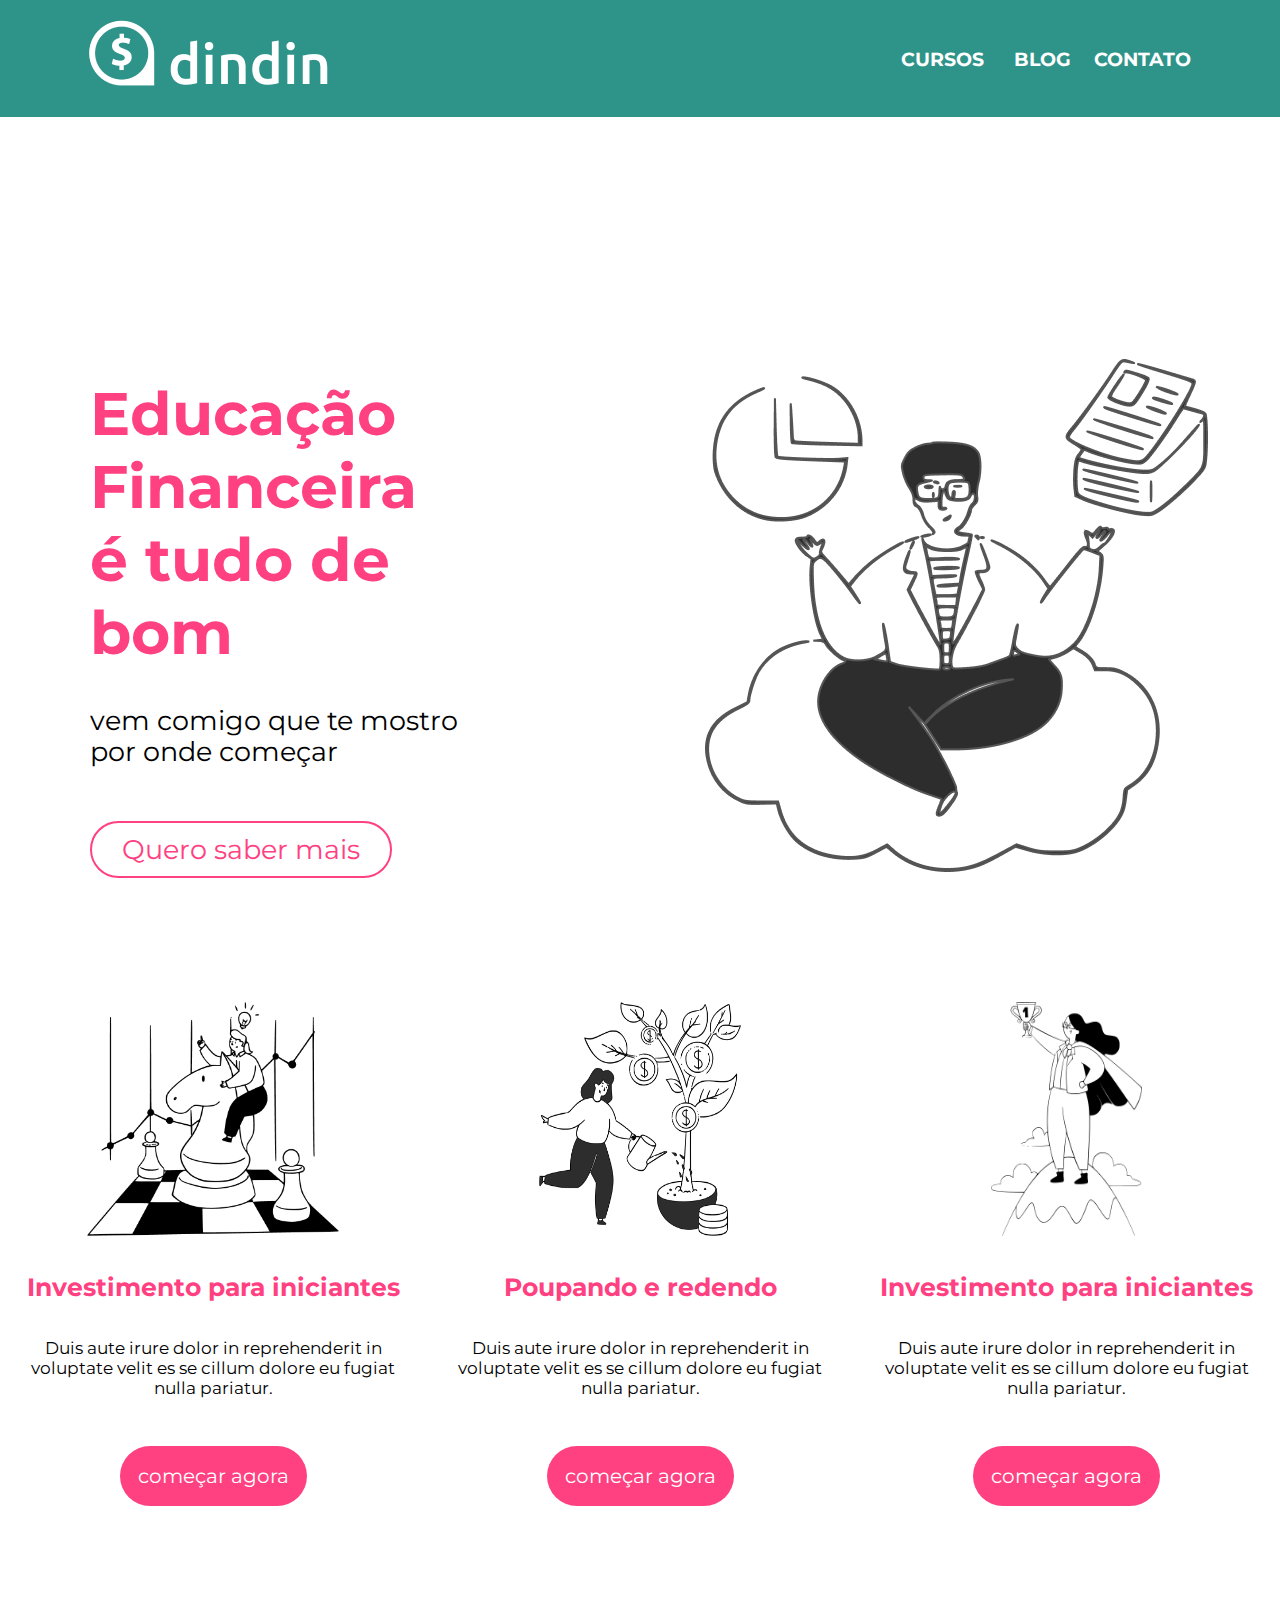
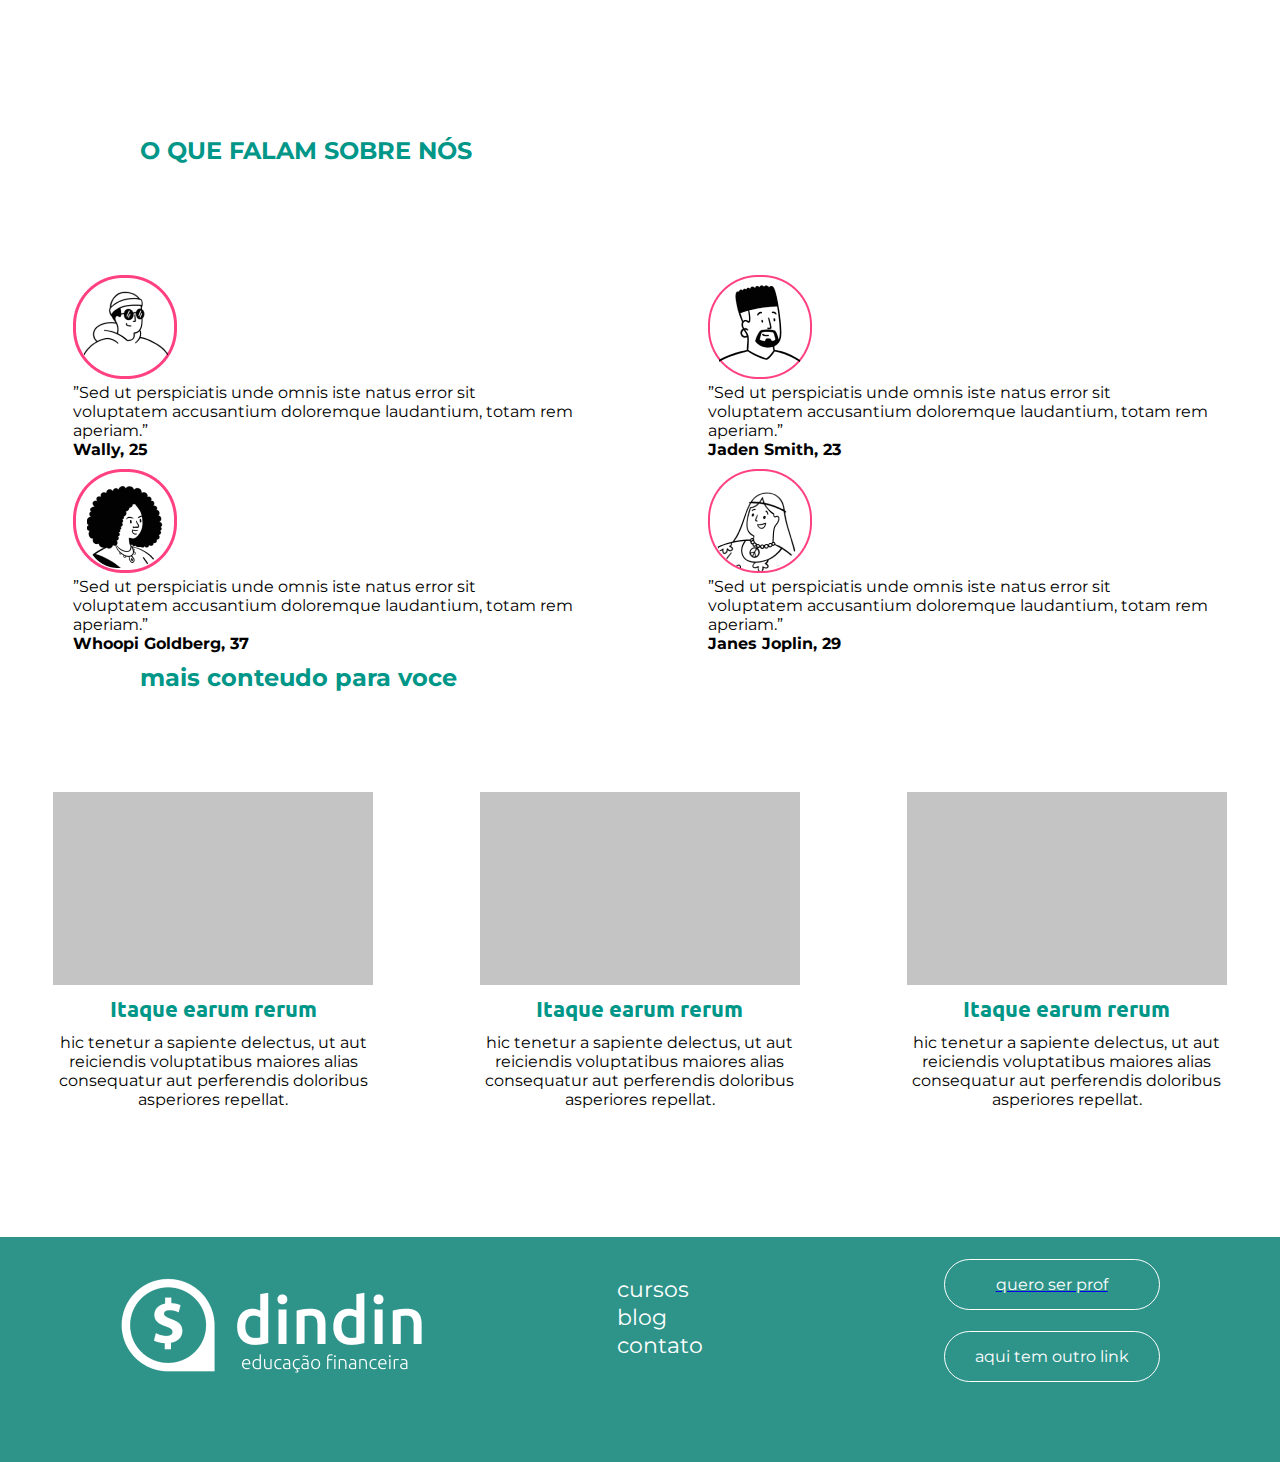
<file: index.html>
<!DOCTYPE html>
<html lang="en">
<head>
    <meta charset="UTF-8">
    <meta http-equiv="X-UA-Compatible" content="IE=edge">
    <meta name="viewport" content="width=device-width, initial-scale=1.0">
    <title>dindin</title>
    <link rel="shortcut icon" href="./dindin-imagens/banco-_1_.ico" type="image/x-icon">
    <link rel="stylesheet" href="./css/style.css">
    <link rel="stylesheet" href="./css/headerfooter.css">
    
</head>
<body>
    <!-- header de todas as paginas  -->
    <header>
         <div class="logo">
<a href="../src/index.html"><img src="./dindin-imagens/logo-header.png" alt="logo-DinDin"></a>
         </div>
         <div class="list-header">
             <ul>
                 <a href="./pages/cursos.html"><li>CURSOS</li></a>
                 <a href="./pages/blog.html"><li>BLOG</li></a>
                 <a href="./pages/contato.html"><li>CONTATO</li></a>
             </ul>
         </div>
    </header>

    <!-- fim do header  -->

    
    <!-- comeco do conteudo principal da pagina  -->
  <nav>

        <!-- primeria parte da pagina  -->

        <section class="apresentacao-container">
            <div class="text-btn" >
                <h1 class="itens-div">Educação Financeira <br> é tudo de bom</h1>
                <p class="itens-div">vem comigo que te mostro <BR> por onde começar</p>
                <span  class="itens-div"> <a class="botao" href="#sabermais">Quero saber mais</a></span>
            </div>

            <div class="img-apresentacao">
                <img src="./dindin-imagens/ilustra-banner.png" alt="imagem ilustrada">
            </div>

        </section>
    </nav>
        <main>
        <!-- area de conteudos -->

        <section class="conteudosMid">

             <!-- cards  -->
             
             <div class="card-01 cards">
                <img class="itens-card" src="./dindin-imagens/ilustra-poupando.png" alt="imagem-poupando" width="288px" height="270px">
                <h1 class="card-title itens-card ">Investimento para iniciantes</h1>
                <p class="card-p  itens-card">Duis aute irure dolor in reprehenderit in voluptate velit es se cillum dolore eu fugiat nulla pariatur.</p>
                <span class="btn-comecar itens-card"><a href="../src/pages/curso.html">começar agora</a></span>

            </div>

            <div class="card-02 cards">

                <img class="itens-card" src="./dindin-imagens/ilustra-investimento.png" alt="imagem-regando-poupando" width="238px" height="270px" >
                <h1 class="card-title itens-card">Poupando e redendo</h1>
                <p class="card-p itens-card">Duis aute irure dolor in reprehenderit in voluptate velit es se cillum dolore eu fugiat nulla pariatur.</p>
                <span class="btn-comecar itens-card"><a href="#comecaragora">começar agora</a></span>

            </div>

            <div class="card-03 cards">

                <img class="itens-card" src="./dindin-imagens/ilustra-independencia.png" alt="imagem-poupando" width="187px" height="270px
                " >
                <h1 class="card-title itens-card">Investimento para iniciantes</h1>
                <p class="card-p itens-card">Duis aute irure dolor in reprehenderit in voluptate velit es se cillum dolore eu fugiat nulla pariatur.</p>
                <span class="btn-comecar itens-card"><a href="#comecaragora">começar agora</a></span>

 
        </section>
      </main>
            <!-- fim da area de conteudos  -->

            <!-- area de comentários sobre  -->

           <article>
            <div>
              <h2>O QUE FALAM SOBRE NÓS</h2>
            </div>
          </article>
            <section class="sobre">
                
              
                  <div class="comentariosCard">
                    <img src="./dindin-imagens/icon-wally.png" alt="Wally-people" />
                   
                      <p>
                        ”Sed ut perspiciatis unde omnis iste natus error sit voluptatem
                        accusantium doloremque laudantium, totam rem aperiam.”
                      </p>
                      <p><strong>Wally, 25</strong></p>
                   
                  </div>
                  <div class="comentariosCard">
                    <img src="./dindin-imagens/icon-jaden.png" alt="jaden-people" />
                  
                      <p>
                        ”Sed ut perspiciatis unde omnis iste natus error sit voluptatem
                        accusantium doloremque laudantium, totam rem aperiam.”
                      </p>
                      <p><strong>Jaden Smith, 23</strong></p>
                    
                  </div>
                  <div class="comentariosCard">
                    <img src="./dindin-imagens/icon-whoopi.png" alt="Whoopi-people" />
                 
                      <p>
                        ”Sed ut perspiciatis unde omnis iste natus error sit voluptatem
                        accusantium doloremque laudantium, totam rem aperiam.”
                      </p>
                      <p><strong>Whoopi Goldberg, 37</strong></p>
                   
                  </div>
                  <div class="comentariosCard">
                    <img src="./dindin-imagens/icon-jane.png" alt="jane-people" />
                
                      <p>
                        ”Sed ut perspiciatis unde omnis iste natus error sit voluptatem
                        accusantium doloremque laudantium, totam rem aperiam.”
                      </p>
                      <p><strong>Janes Joplin, 29</strong></p>
                   
                  </div>
               
              </section>
          

              <!-- final dos comentario  -->

              <!-- mais conteudos para voce  -->
<article>
              <div>
                <h2 id="tituloe">mais conteudo para voce</h2>
              </div>
            </article>
            <article class="cards-l">
              
          
          
         
              <div class="c-card">
                <div class="vazia"></div>
               <h3> Itaque earum rerum </h3>
                <p>
                  hic tenetur a sapiente delectus, ut aut reiciendis voluptatibus maiores alias consequatur aut perferendis doloribus asperiores repellat.</p>
              </div>

              <div class="c-card">
                <div class="vazia "></div>
                <h3> Itaque earum rerum </h3>
                <p>
                  hic tenetur a sapiente delectus, ut aut reiciendis voluptatibus maiores alias consequatur aut perferendis doloribus asperiores repellat.</p>
                </div>

              <div class="c-card">
                <div class="vazia"></div>
                <h3> Itaque earum rerum </h3>
                <p>
                  hic tenetur a sapiente delectus, ut aut reiciendis voluptatibus maiores alias consequatur aut perferendis doloribus asperiores repellat.</p>
                </div>
            </article>

         
    <footer>
<a href="./index.html"><img src="./dindin-imagens/logo-footer.png" alt="" /></a>
       <div class="nav-footer">
          <ul>
            <li><a href="./pages/cursos.html">cursos</a></li>
            <li><a href="./pages/blog.html">blog</a></li>
            <li><a href="./pages/contato.html">contato</a></li>
          </ul>
          </div>
        
        <section class="btnFooter">
          <a href="./pages/post.html"><p>quero ser prof</p></a>
          <p>aqui tem outro link</p>
        </section>
      </footer>


    
</body>
</html>
</file>
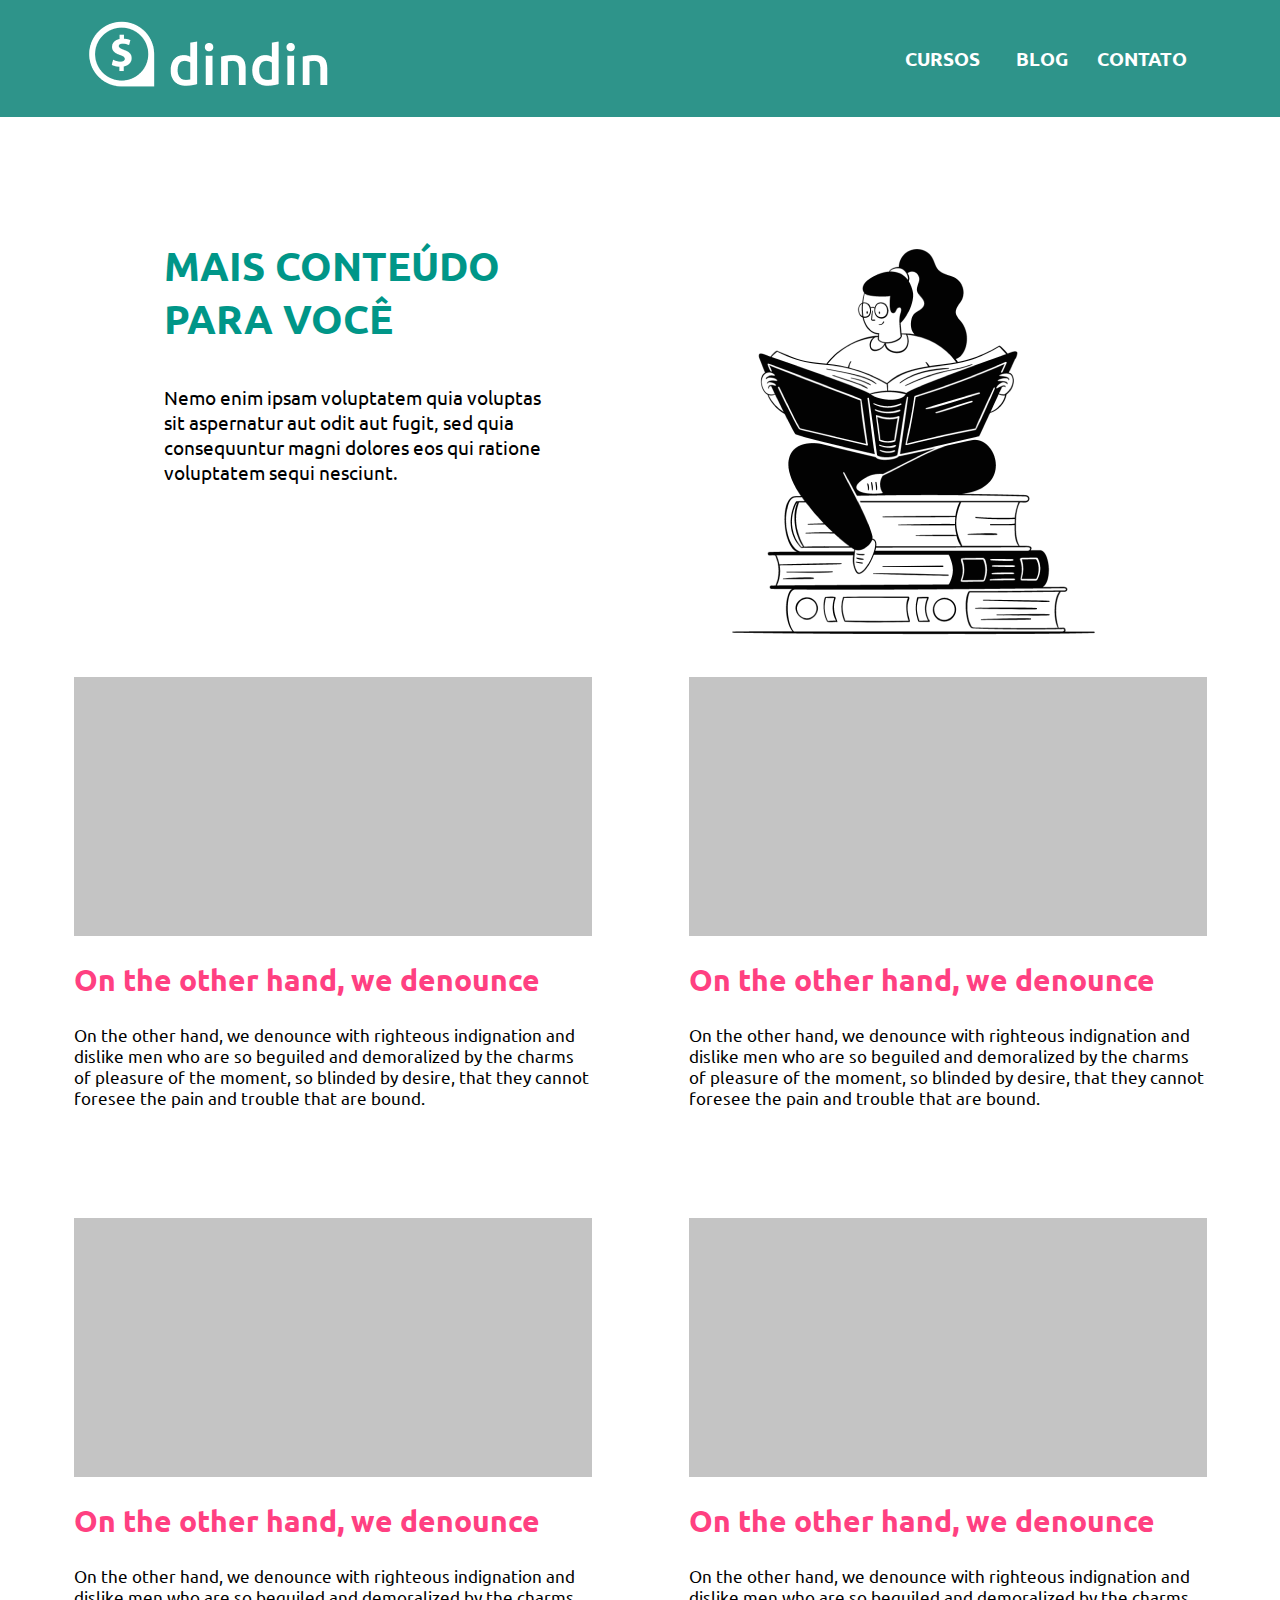
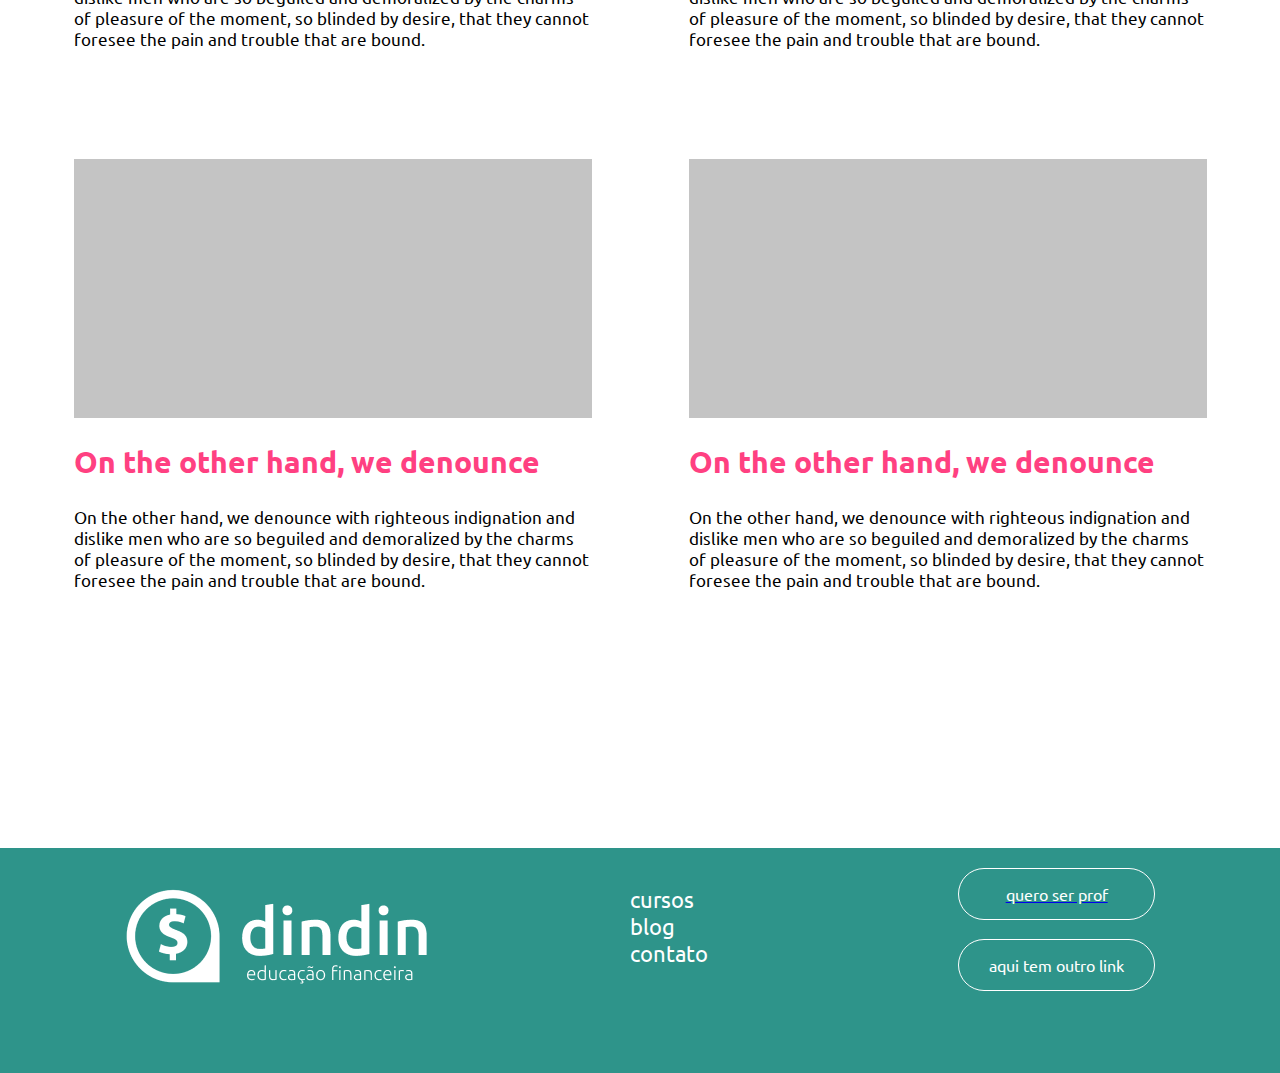
<file: pages/blog.html>
<!DOCTYPE html>
<html lang="pt-br">
<head>
    <meta charset="UTF-8">
    <meta http-equiv="X-UA-Compatible" content="IE=edge">
    <meta name="viewport" content="width=device-width, initial-scale=1.0">
    <title>DinDin - blog</title>
    <link rel="shortcut icon" href="../dindin-imagens/banco-_1_.ico" type="image/x-icon">
    <link rel="stylesheet" href="../css/headerfooter.css">
    <link rel="stylesheet" href="../css/blog.css">
</head>
<body>
       <!-- header de todas as paginas  -->
       <header>
        <div class="logo">
<a href="../index.html"><img src="../dindin-imagens/logo-header.png" alt="logo-DinDin"></a>
        </div>
        <div class="list-header">
            <ul>
                <a href="./cursos.html"><li>CURSOS</li></a>
                <a href="./blog.html"><li>BLOG</li></a>
                <a href="./contato.html"><li>CONTATO</li></a>
            </ul>
        </div>
   </header>

   <!-- fim do header  -->

   <nav>
       <section class="txt-title">
           <h1><strong>MAIS CONTEÚDO <br> PARA VOCÊ</strong></h1>
           <P>
            Nemo enim ipsam voluptatem quia voluptas sit aspernatur aut odit aut fugit, 
            sed quia consequuntur magni dolores eos qui ratione voluptatem sequi nesciunt. </P>
       </section>
       <SEction class="img">
           <img src="../dindin-imagens/ilustra-blog.png" alt="ilustra-blog">
       </SEction>
   </nav>

   <main class="cards">
       <section class="l-card">
           <div class="square"></div>
           <h1>On the other hand, we denounce</h1>
           <p>On the other hand, we denounce with righteous indignation and dislike men who are so beguiled and demoralized by the charms of pleasure of the moment, 
               so blinded by desire, that they cannot foresee the pain and trouble that are bound.</p>


       </section>

       <section class="l-card">
        <div class="square"></div>
        <h1>On the other hand, we denounce</h1>
        <p>On the other hand, we denounce with righteous indignation and dislike men who are so beguiled and demoralized by the charms of pleasure of the moment, 
            so blinded by desire, that they cannot foresee the pain and trouble that are bound.</p>


    </section>

    <section class="l-card">
        <div class="square"></div>
        <h1>On the other hand, we denounce</h1>
        <p>On the other hand, we denounce with righteous indignation and dislike men who are so beguiled and demoralized by the charms of pleasure of the moment, 
            so blinded by desire, that they cannot foresee the pain and trouble that are bound.</p>


    </section>

    <section class="l-card">
        <div class="square"></div>
        <h1>On the other hand, we denounce</h1>
        <p>On the other hand, we denounce with righteous indignation and dislike men who are so beguiled and demoralized by the charms of pleasure of the moment, 
            so blinded by desire, that they cannot foresee the pain and trouble that are bound.</p>


    </section>

    <section class="l-card">
        <div class="square"></div>
        <h1>On the other hand, we denounce</h1>
        <p>On the other hand, we denounce with righteous indignation and dislike men who are so beguiled and demoralized by the charms of pleasure of the moment, 
            so blinded by desire, that they cannot foresee the pain and trouble that are bound.</p>


    </section>

    <section class="l-card">
        <div class="square"></div>
        <h1>On the other hand, we denounce</h1>
        <p>On the other hand, we denounce with righteous indignation and dislike men who are so beguiled and demoralized by the charms of pleasure of the moment, 
            so blinded by desire, that they cannot foresee the pain and trouble that are bound.</p>


    </section>


   </main>

   <footer>
    <a href="./index.html"><img src="../dindin-imagens/logo-footer.png" alt="" /></a>
           <div class="nav-footer">
              <ul>
                <li><a href="../pages/cursos.html">cursos</a></li>
                <li><a href="./blog.html">blog</a></li>
                <li><a href="./contato.html">contato</a></li>
              </ul>
              </div>
            
            <section class="btnFooter">
              <a href="./post.html"><p>quero ser prof</p></a>
              <p>aqui tem outro link</p>
            </section>
          </footer>
    
</body>
</html>
</file>
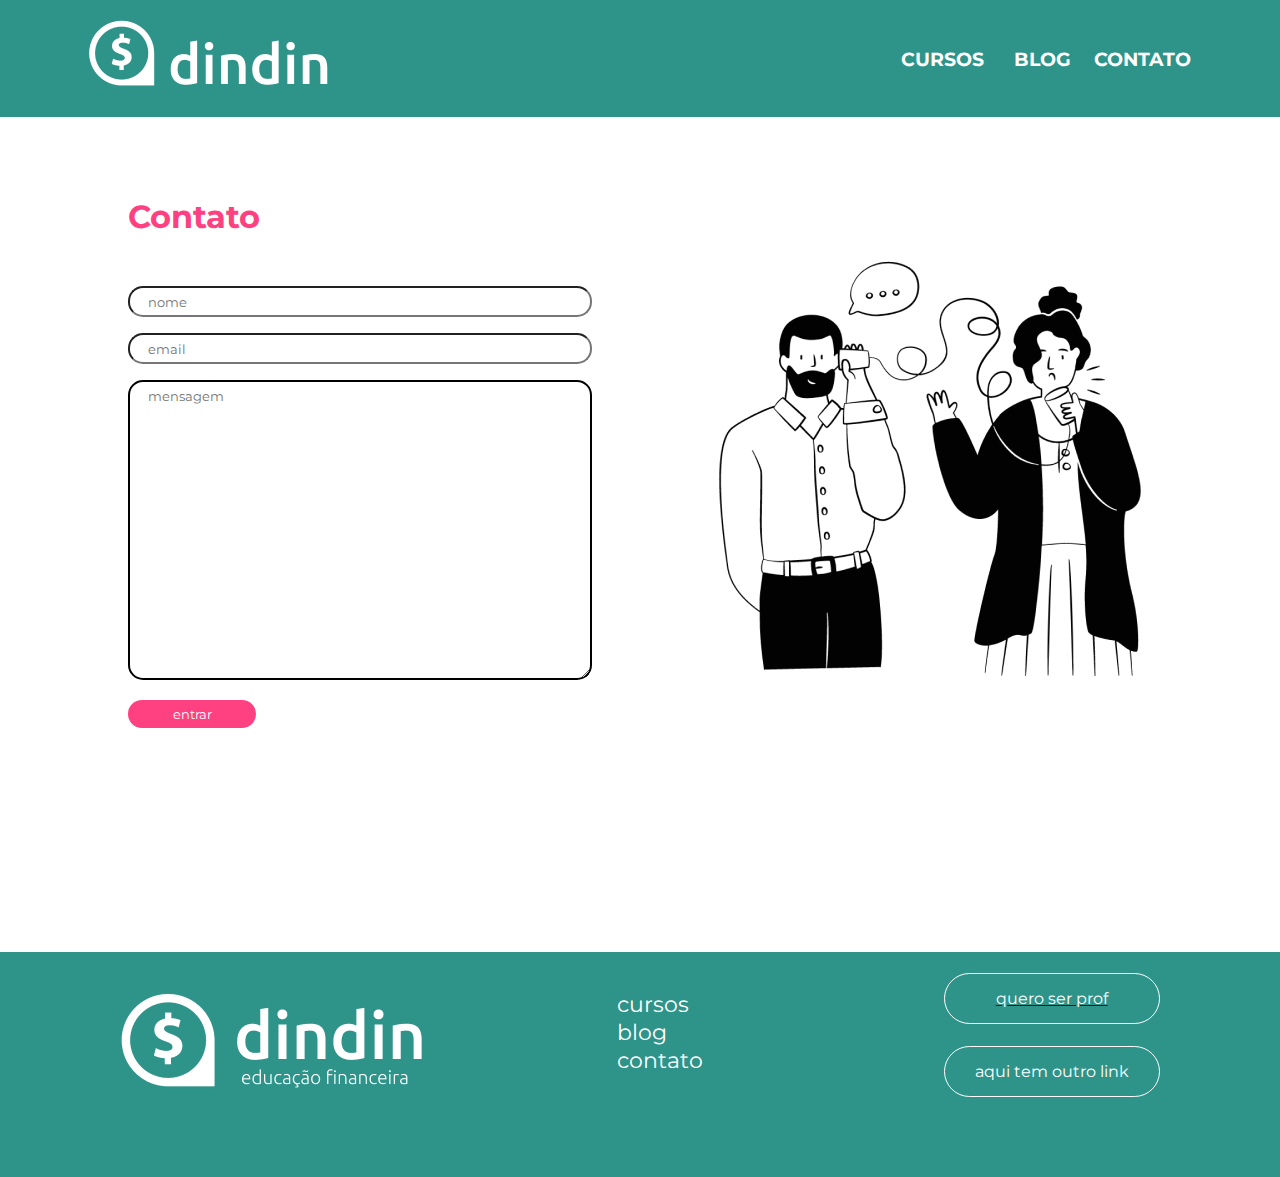
<file: pages/contato.html>
<!DOCTYPE html>
<html lang="pt-br">
<head>
    <meta charset="UTF-8">
    <meta http-equiv="X-UA-Compatible" content="IE=edge">
    <meta name="viewport" content="width=device-width, initial-scale=1.0">
    <link rel="preconnect" href="https://fonts.googleapis.com" />
    <link rel="preconnect" href="https://fonts.gstatic.com" crossorigin />
    <link
      href="https://fonts.googleapis.com/css2?family=Ubuntu:wght@300;400;500;700&display=swap"
      rel="stylesheet"
    />
    <link rel="stylesheet" href="../css/headerfooter.css">
    <link rel="stylesheet" href="../css/contato.css">
    <link rel="shortcut icon" href="../dindin-imagens/banco-_1_.ico" type="image/x-icon">
    <title>dindin - Contato</title>
</head>
<body>
    <!-- header de todas as paginas  -->
    <header>
        <div class="logo">
<a href="../index.html"><img src="../dindin-imagens/logo-header.png" alt="logo-DinDin"></a>
        </div>
        <div class="list-header">
            <ul>
                <a href="./cursos.html"><li>CURSOS</li></a>
                <a href="./blog.html"><li>BLOG</li></a>
                <a href="contato.html"><li>CONTATO</li></a>
            </ul>
        </div>
   </header>

   <!-- fim do header  -->

      <main class="contatoMain">
          <section class="form">
              <form action="">
                <h2>Contato</h2>
                <label for="nomeCompleto"></label>
                <input
                  type="text"
                  id="nomeCompleto"
                  name="nomeCompleto"
                  onfocus="this.value=''"
                  placeholder="  nome"
                />
                <label for="email"></label>
                <input
                  type="text"
                  id="email"
                  name="email"
                  onfocus="this.value=''"
                  placeholder="  email"
                />
                <label for="mensagem"></label>
                <textarea
                  type="text"
                  id="mensagem"
                  name="mensagem"
                  onfocus="this.value=''"
                  placeholder="  mensagem"
                ></textarea>
                <input type="submit" id="enviar" value="entrar" />
              </form>
          </section>
          <section>
              <img src="../dindin-imagens/ilustra-contato.png" alt="">
          </section>
      </main>
    
    
      <footer>
<a href="../index.html"><img src="../dindin-imagens/logo-footer.png" alt="dindin-footer" /></a>
       <div class="nav-footer">
          <ul>
            <li><a href="./cursos.html">cursos</a></li>
            <li><a href="./blog.html">blog</a></li>
            <li><a href="contato.html">contato</a></li>
          </ul>
          </div>
        
        <section class="btnFooter">
          <a href="./post.html"><p>quero ser prof</p></a>
          <p>aqui tem outro link</p>
        </section>
      </footer>

</body>
</html>
</file>
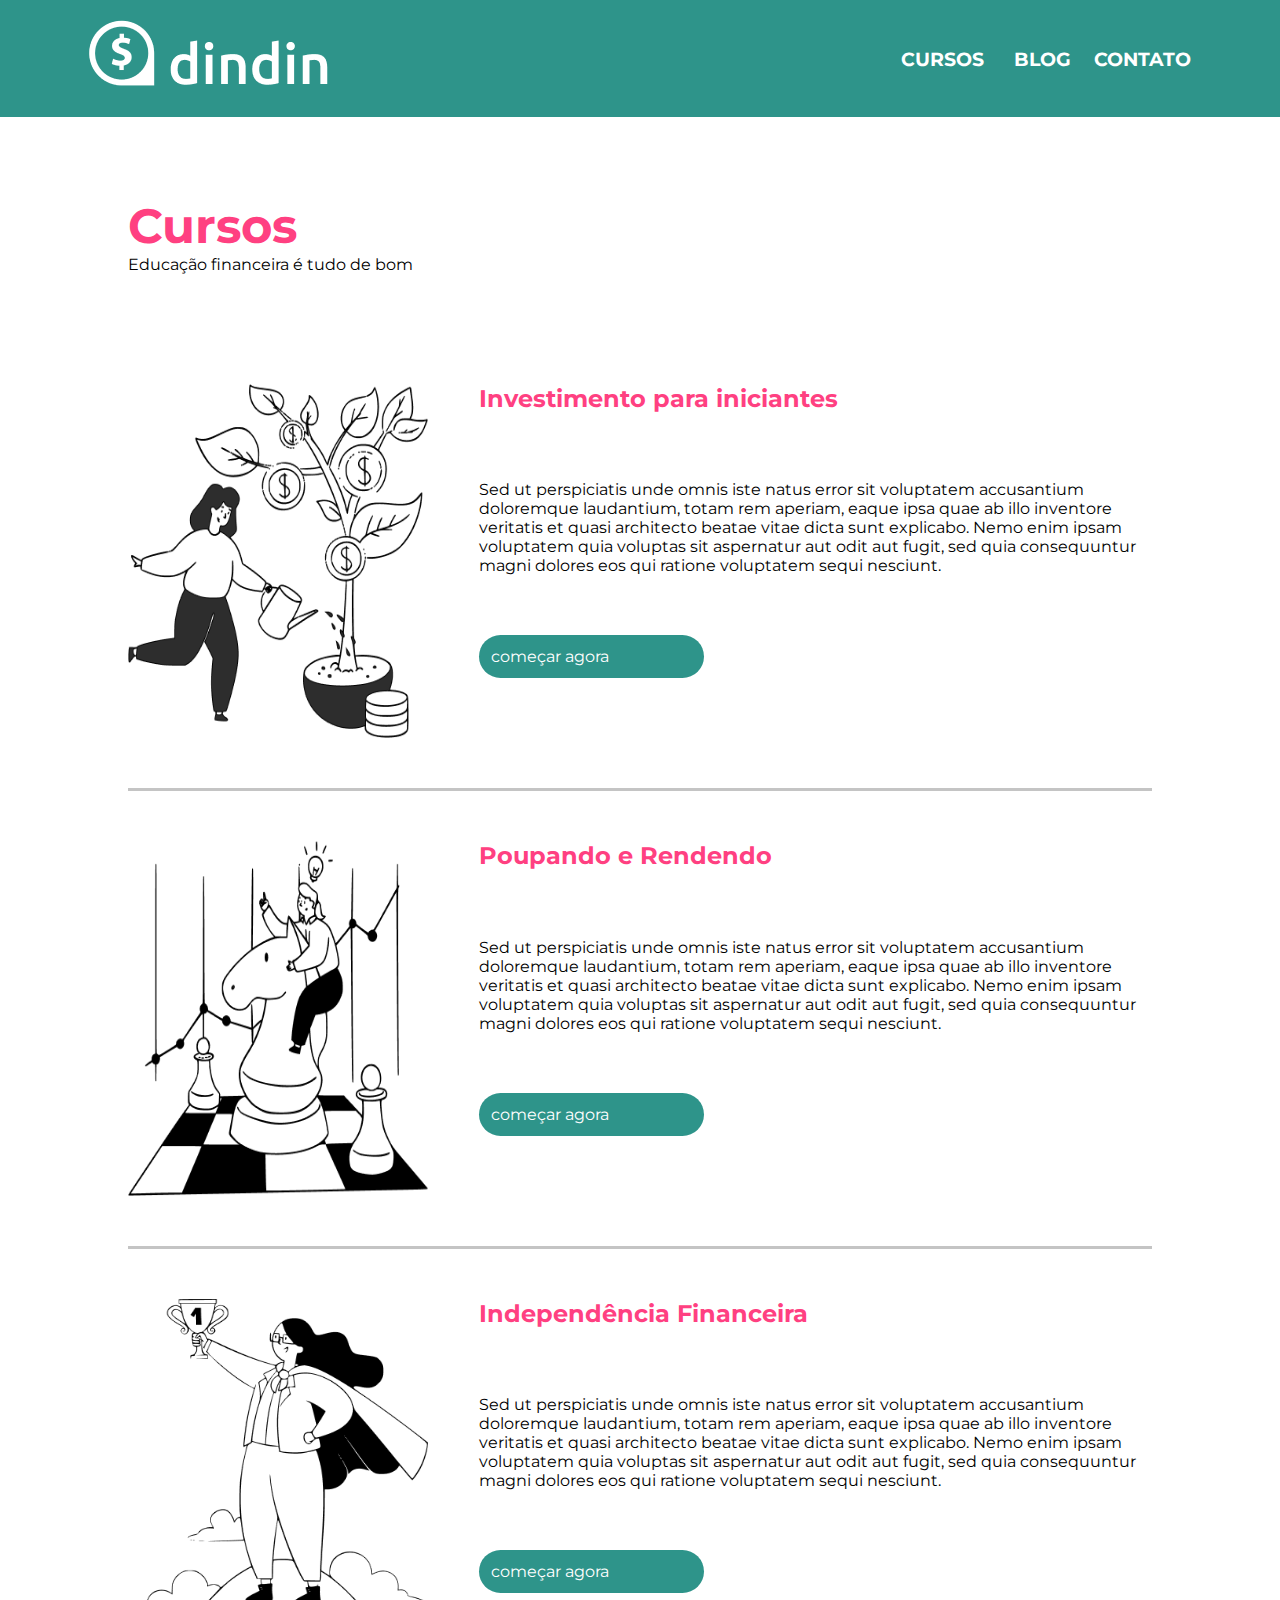
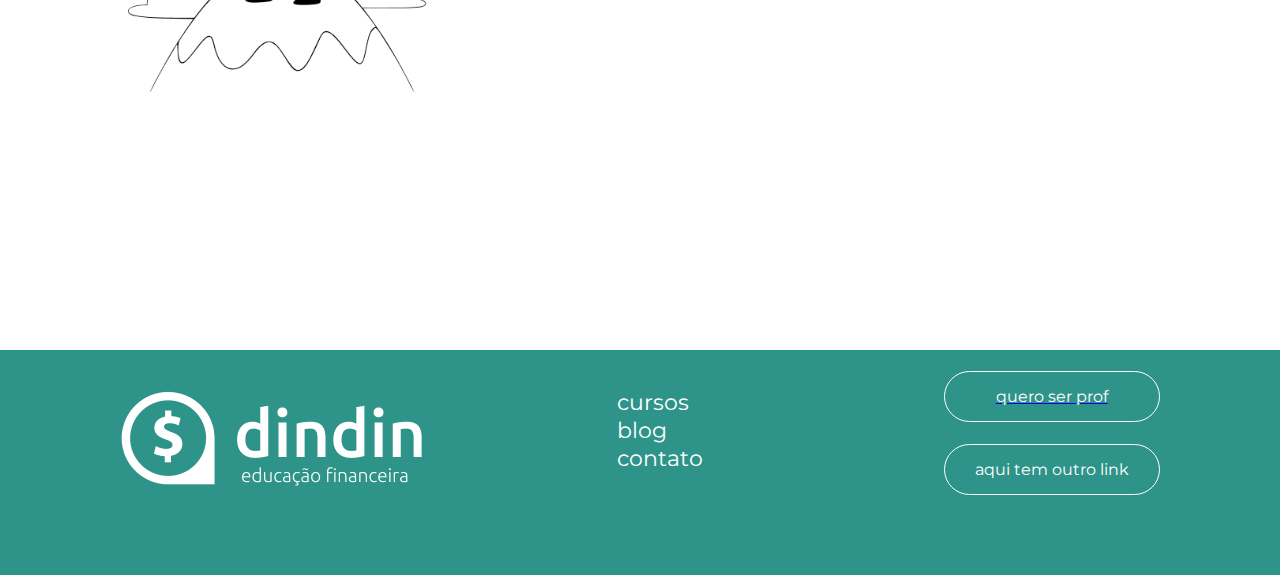
<file: pages/cursos.html>
<!DOCTYPE html>
<html lang="pt-br">
  <head>
    <meta charset="UTF-8" />
    <meta http-equiv="X-UA-Compatible" content="IE=edge" />
    <meta name="viewport" content="width=device-width, initial-scale=1.0" />
    <link rel="preconnect" href="https://fonts.googleapis.com" />
    <link rel="preconnect" href="https://fonts.gstatic.com" crossorigin />
    <link
      href="https://fonts.googleapis.com/css2?family=Ubuntu:wght@300;400;500;700&display=swap"
      rel="stylesheet"
    />
    <link rel="stylesheet" href="../css/headerfooter.css"/>
    <link rel="stylesheet" href="../css/cursos.css">
    <link rel="shortcut icon" href="../dindin-imagens/banco-_1_.ico" type="image/x-icon">
    <title>dindin - cursos</title>
  </head>
  <body>
      <!-- header de todas as paginas  -->
      <header>
        <div class="logo">
          <a href="../index.html"> <img src="../dindin-imagens/logo-header.png" alt="logo-DinDin"></a> 
        </div>
        <div class="list-header">
            <ul>
                <a href="./cursos.html"><li>CURSOS</li></a>
                <a href="./blog.html"><li>BLOG</li></a>
                <a href="./contato.html"><li>CONTATO</li></a>
            </ul>
        </div>
   </header>


   <!-- conteudo principal-cards  -->
    <main>
      <h1>Cursos</h1>
      <p>Educação financeira é tudo de bom</p>
      <article class="card-cursos">
        <img src="../dindin-imagens/ilustra-investimento.png" alt="ilustra-investimento" />
        <section class="informacoes">
          <h2>Investimento para iniciantes</h2>
          <p>
            Sed ut perspiciatis unde omnis iste natus error sit voluptatem
            accusantium doloremque laudantium, totam rem aperiam, eaque ipsa
            quae ab illo inventore veritatis et quasi architecto beatae vitae
            dicta sunt explicabo. Nemo enim ipsam voluptatem quia voluptas sit
            aspernatur aut odit aut fugit, sed quia consequuntur magni dolores
            eos qui ratione voluptatem sequi nesciunt.
          </p>
          <a href="./curso.html">
            <p class="btnCursosInfo">começar agora</p>
          </a>
        </section>
      </article>
      <article class="card-cursos">
        <img src="../dindin-imagens/ilustra-poupando.png" alt="ilustra-poupando" />
        <section class="informacoes">
          <h2>Poupando e Rendendo</h2>
          <p>
            Sed ut perspiciatis unde omnis iste natus error sit voluptatem
            accusantium doloremque laudantium, totam rem aperiam, eaque ipsa
            quae ab illo inventore veritatis et quasi architecto beatae vitae
            dicta sunt explicabo. Nemo enim ipsam voluptatem quia voluptas sit
            aspernatur aut odit aut fugit, sed quia consequuntur magni dolores
            eos qui ratione voluptatem sequi nesciunt.
          </p>
          <a href="#">
            <p class="btnCursosInfo">começar agora</p>
          </a>
        </section>
      </article>
      <article class="card-cursos">
        <img src="../dindin-imagens/ilustra-independencia.png" alt="ilustra-independencia" />
        <section class="informacoes">
          <h2>Independência Financeira</h2>
          <p>
            Sed ut perspiciatis unde omnis iste natus error sit voluptatem
            accusantium doloremque laudantium, totam rem aperiam, eaque ipsa
            quae ab illo inventore veritatis et quasi architecto beatae vitae
            dicta sunt explicabo. Nemo enim ipsam voluptatem quia voluptas sit
            aspernatur aut odit aut fugit, sed quia consequuntur magni dolores
            eos qui ratione voluptatem sequi nesciunt.
          </p>
          <a href="#">
            <p class="btnCursosInfo">começar agora</p>
          </a>
        </section>
      </article>
    </main>
   
    <footer>
        <a href="../index.html" >
        <img src="../dindin-imagens/logo-footer.png" alt="logo-footer" />
    </a>
       <div class="nav-footer">
          <ul>
            <li><a href="cursos.html">cursos</a></li>
            <li><a href="./blog.html">blog</a></li>
            <li><a href="contato">contato</a></li>
          </ul>
          </div>
        
        <section class="btnFooter">
          <a href="./post.html"><p>quero ser prof</p></a>
          <p>aqui tem outro link</p>
        </section>
    </footer>


  </body>
</html>
</file>
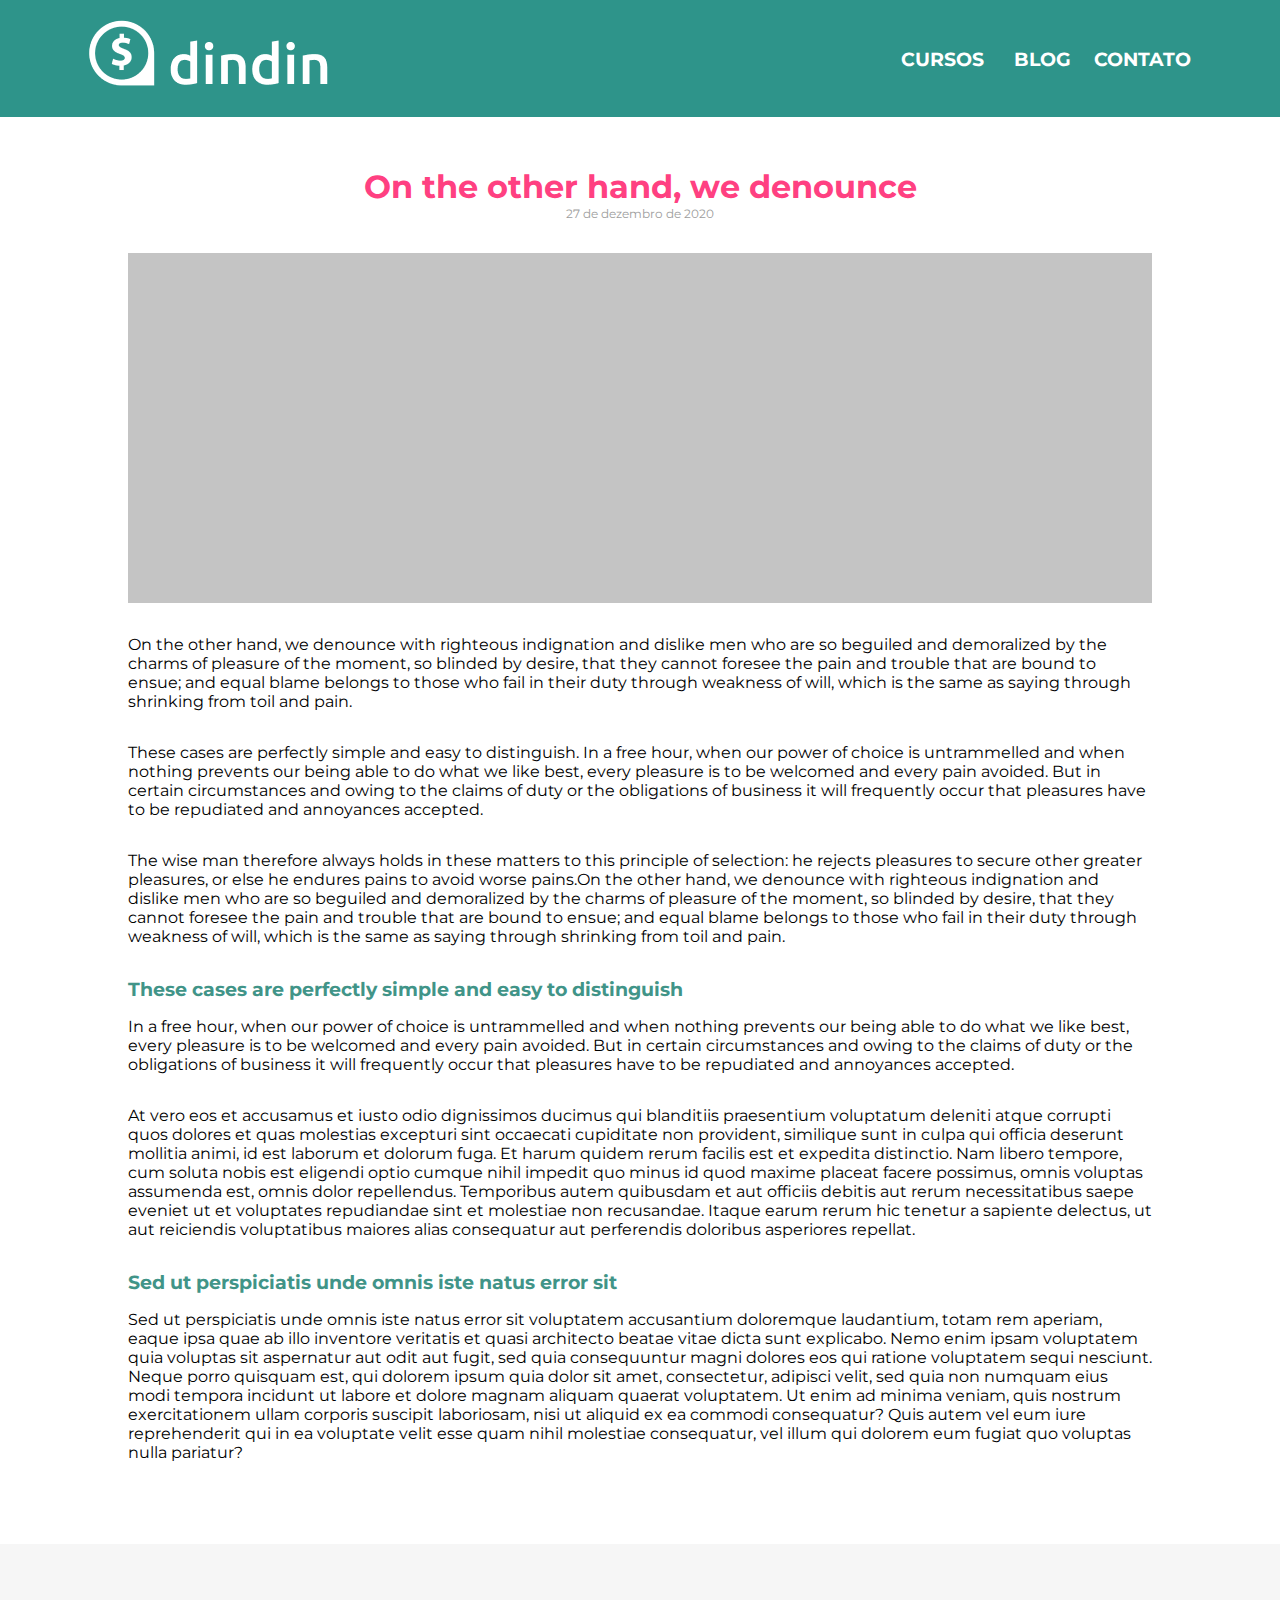
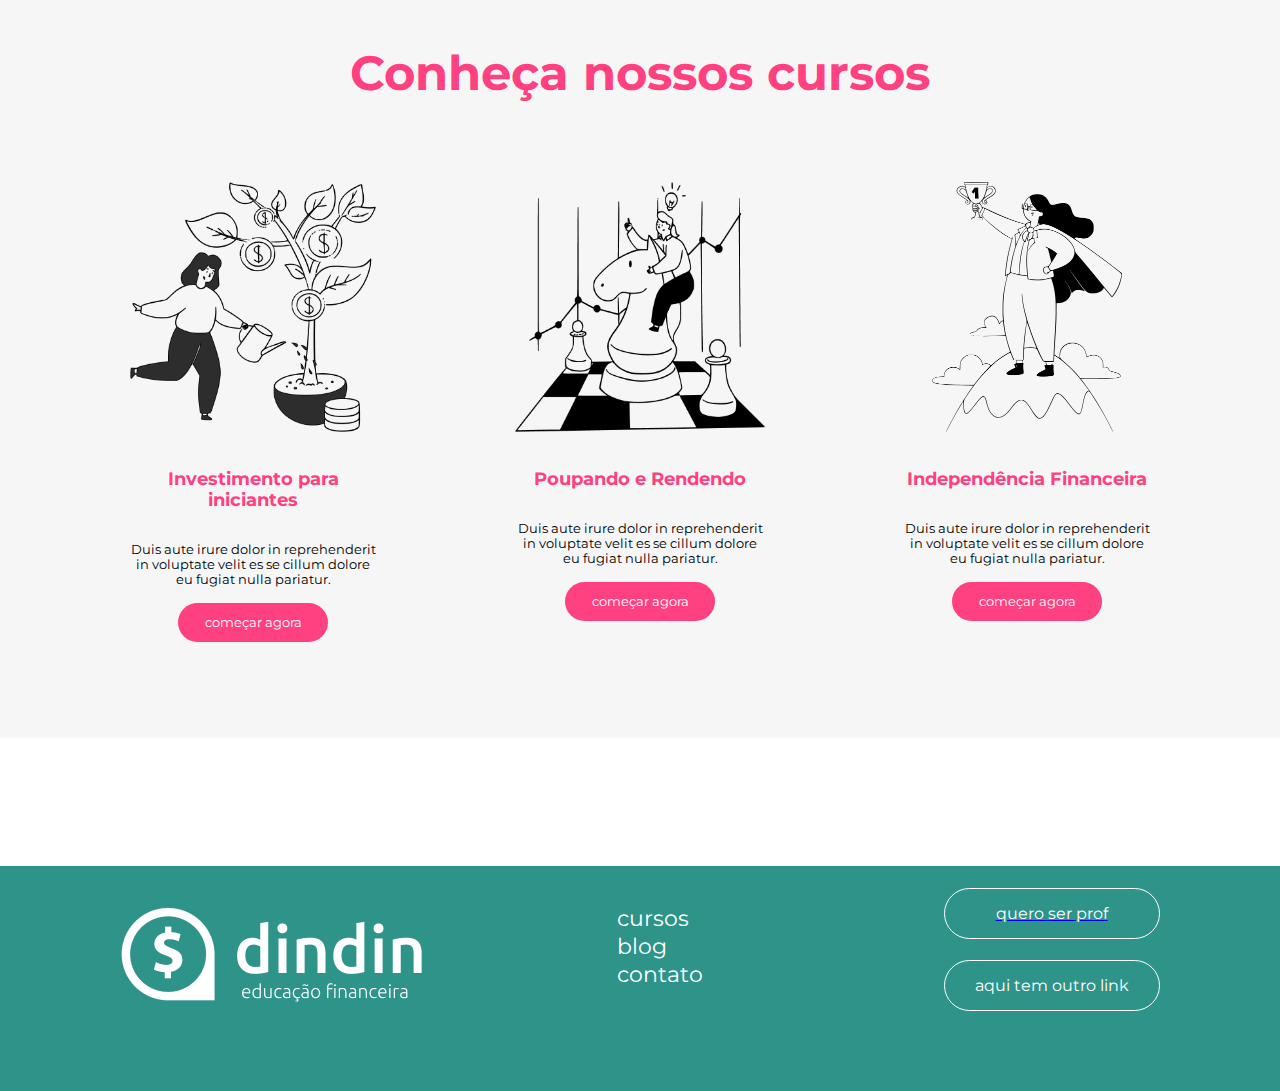
<file: pages/post.html>
<!DOCTYPE html>
<html lang="pt-br">
<head>
    <meta charset="UTF-8">
    <meta http-equiv="X-UA-Compatible" content="IE=edge">
    <meta name="viewport" content="width=device-width, initial-scale=1.0">
    <title>DinDin - Post</title>
    <link rel="stylesheet" href="../css/post.css">
    <link rel="stylesheet" href="../css/headerfooter.css">
</head>
<body>
    
    <!-- header de todas as paginas  -->
    <header>
        <div class="logo">
<a href="../index.html"><img src="../dindin-imagens/logo-header.png" alt="logo-DinDin"></a>
        </div>
        <div class="list-header">
            <ul>
                <a href="./cursos.html"><li>CURSOS</li></a>
                <a href="./blog.html"><li>BLOG</li></a>
                <a href="./contato.html"><li>CONTATO</li></a>
            </ul>
        </div>
   </header>

   <!-- fim do header  -->

<main>
    <section class="postInfo">
      <h1>On the other hand, we denounce</h1>
      <p>27 de dezembro de 2020</p>
      <div class="postFoto"></div>
      <p>
        On the other hand, we denounce with righteous indignation and dislike
        men who are so beguiled and demoralized by the charms of pleasure of
        the moment, so blinded by desire, that they cannot foresee the pain
        and trouble that are bound to ensue; and equal blame belongs to those
        who fail in their duty through weakness of will, which is the same as
        saying through shrinking from toil and pain.
      </p>
      <p>
        These cases are perfectly simple and easy to distinguish. In a free
        hour, when our power of choice is untrammelled and when nothing
        prevents our being able to do what we like best, every pleasure is to
        be welcomed and every pain avoided. But in certain circumstances and
        owing to the claims of duty or the obligations of business it will
        frequently occur that pleasures have to be repudiated and annoyances
        accepted.
      </p>
      <p>
        The wise man therefore always holds in these matters to this principle
        of selection: he rejects pleasures to secure other greater pleasures,
        or else he endures pains to avoid worse pains.On the other hand, we
        denounce with righteous indignation and dislike men who are so
        beguiled and demoralized by the charms of pleasure of the moment, so
        blinded by desire, that they cannot foresee the pain and trouble that
        are bound to ensue; and equal blame belongs to those who fail in their
        duty through weakness of will, which is the same as saying through
        shrinking from toil and pain.
      </p>
      <h3>These cases are perfectly simple and easy to distinguish</h3>
      <p>
        In a free hour, when our power of choice is untrammelled and when
        nothing prevents our being able to do what we like best, every
        pleasure is to be welcomed and every pain avoided. But in certain
        circumstances and owing to the claims of duty or the obligations of
        business it will frequently occur that pleasures have to be repudiated
        and annoyances accepted.
      </p>
      <p>
        At vero eos et accusamus et iusto odio dignissimos ducimus qui
        blanditiis praesentium voluptatum deleniti atque corrupti quos dolores
        et quas molestias excepturi sint occaecati cupiditate non provident,
        similique sunt in culpa qui officia deserunt mollitia animi, id est
        laborum et dolorum fuga. Et harum quidem rerum facilis est et expedita
        distinctio. Nam libero tempore, cum soluta nobis est eligendi optio
        cumque nihil impedit quo minus id quod maxime placeat facere possimus,
        omnis voluptas assumenda est, omnis dolor repellendus. Temporibus
        autem quibusdam et aut officiis debitis aut rerum necessitatibus saepe
        eveniet ut et voluptates repudiandae sint et molestiae non recusandae.
        Itaque earum rerum hic tenetur a sapiente delectus, ut aut reiciendis
        voluptatibus maiores alias consequatur aut perferendis doloribus
        asperiores repellat.
      </p>
      <h3>Sed ut perspiciatis unde omnis iste natus error sit</h3>
      <p>
        Sed ut perspiciatis unde omnis iste natus error sit voluptatem
        accusantium doloremque laudantium, totam rem aperiam, eaque ipsa quae
        ab illo inventore veritatis et quasi architecto beatae vitae dicta
        sunt explicabo. Nemo enim ipsam voluptatem quia voluptas sit
        aspernatur aut odit aut fugit, sed quia consequuntur magni dolores eos
        qui ratione voluptatem sequi nesciunt. Neque porro quisquam est, qui
        dolorem ipsum quia dolor sit amet, consectetur, adipisci velit, sed
        quia non numquam eius modi tempora incidunt ut labore et dolore magnam
        aliquam quaerat voluptatem. Ut enim ad minima veniam, quis nostrum
        exercitationem ullam corporis suscipit laboriosam, nisi ut aliquid ex
        ea commodi consequatur? Quis autem vel eum iure reprehenderit qui in
        ea voluptate velit esse quam nihil molestiae consequatur, vel illum
        qui dolorem eum fugiat quo voluptas nulla pariatur?
      </p>
    </section>
    <section class="nossosCursos">
      <h1>Conheça nossos cursos</h1>
      <article class="cards">
        <div class="cursosCard">
          <img src="../dindin-imagens/ilustra-investimento.png" alt="ilustra-investimento" />
          <h2>Investimento para iniciantes</h2>
          <p>
            Duis aute irure dolor in reprehenderit in voluptate velit es se
            cillum dolore eu fugiat nulla pariatur.
          </p>
          <a href="./cursos.html">
            <p>começar agora</p>
          </a>
        </div>
        <div class="cursosCard">
          <img src="../dindin-imagens/ilustra-poupando.png" alt="ilustra-poupando" />
          <h2>Poupando e Rendendo</h2>
          <p>
            Duis aute irure dolor in reprehenderit in voluptate velit es se
            cillum dolore eu fugiat nulla pariatur.
          </p>
          <a href="./cursos.html">
            <p>começar agora</p>
          </a>
        </div>
        <div class="cursosCard">
          <img src="../dindin-imagens/ilustra-independencia.png" alt="ilustra-independencia" />
          <h2>Independência Financeira</h2>
          <p>
            Duis aute irure dolor in reprehenderit in voluptate velit es se
            cillum dolore eu fugiat nulla pariatur.
          </p>
          <a href="./curso.html">
            <p>começar agora</p>
          </a>
        </div>
      </article>
    </section>
  </main>

  <footer>
    <a href="../index.html"><img src="../dindin-imagens/logo-footer.png" alt="" /></a>
           <div class="nav-footer">
              <ul>
                <li><a href="./cursos.html">cursos</a></li>
                <li><a href="./blog.html">blog</a></li>
                <li><a href="./contato.html">contato</a></li>
              </ul>
              </div>
            
            <section class="btnFooter">
                <a href="./post.html"><p>quero ser prof</p></a>  
              <p>aqui tem outro link</p>
            </section>
          </footer>
        </body>
        </html>
</file>
<file: css/style.css>
@import url('https://fonts.googleapis.com/css2?family=Montserrat&family=Oswald:wght@500&family=Roboto:wght@300&family=Ubuntu&display=swap');




nav{
    margin-top: 242px;
    
    
}
nav .apresentacao-container{
    display: flex;
    justify-content: space-around;


   
}


nav section .text-btn{
    display: flex;
    flex-direction: column;
     width: 488px;
}

nav section .text-btn h1{
     font-size: 60px;
     font-weight: bold;
     color: #FF4081;
}

nav section .text-btn p{
    font-size: 27px;
    line-height: 31.02px;
}


nav section span a {
    font-size: 27px;
   
    color: #FF4081; ;
    border: 2px solid #FF4081;
    border-radius: 62px;
    text-decoration: none;
    padding: 10px 30px; 
    
    
}

nav section span a:hover{
    background-color: #FF4081;
    color: white;

}
span{
    margin-top: 30px;
}


.itens-div{
    padding: 2vh;
}

/* ffim da apresentação do site  */


/* começo dos cards do meio do site  */

.conteudosMid{
    max-width: 100%;
    display: flex;
    align-items: center;
    margin-top: 100px;
    justify-content: space-evenly;
    margin-bottom: 230px;
}

.cards{
    display: flex;
    flex-direction: column;
    text-align: center;
    align-items: center;
   
}

.card-title{
    font-size: 25px;
    color: #FF4081;
}

.card-p{
    font-size: 17px;
}

.conteudosMid span a{
   
    background-color: #FF4081;
    border-radius: 62px;
    height: 51px;
    color:white;
    font-size: 20px;
    text-align: center;
    width: 233px;
    text-decoration: none;


}

.conteudosMid span a:hover{
    background-color: white;
    color: #FF4081;
    border: solid 1px #FF4081;
}

main .cards span a{
    padding: 2vh;
}

.itens-card{
    
    padding: 2vh;
    
}


@media screen and (max-width: 800px  )  {
  
  nav section .img-apresentacao{
    display: none;
  }
  
  .conteudosMid{
    display: flex;
    flex-direction: column;
    align-items: c;
  }
  
}

/* fim cards  */


/* o que falam de nos  */

body article h2{
  margin-bottom: 100px;
  margin-left: 140px;
  color: #009688;
  ;
}


body .sobre{
  grid-template-columns: repeat(auto-fit , minmax(500px , 1fr)) ;
 padding: 10px;
  justify-items: center;
  justify-content: center;
  display: grid;
  grid-gap: 10px;
  
  
}

body .sobre  p{
  width: 500px;

}

@media screen and (max-width: 600px  ) {
  body .sobre p{
    width: 350px;
 
}
}

/* mais conteudo para voce  */

.vazia{
  text-align: center;
  align-items: center;
  
  width: 320px;
  height: 193px;
background-color:   #C4C4C4;


}

.cards-l{
  display: flex;
  justify-content: space-around;
  margin-top: 100px;

  
  
}

.c-card{
  text-align: center;
  align-items: center;
}

.cards-l h3{
  text-align: center;
  margin-top: 10px;
  margin-bottom: 10px;
  font-size: 22px;
  font-family: "Ubuntu", sans-serif;
  color: #009688;
}

.cards-l p{
  width: 320px;
  text-align: center;
}

article .ti{
  font-size: 564px;
}


@media screen and (max-width: 600px  ) {
  .cards-l{
    display: flex;
    flex-direction: column;
    margin-top: 100px;
    text-align: center;
  
    
    
  }
h2{
    display: flex;
    margin-top: 100px;
   margin-right: 100px;
  }

  .cards-l h3{
  display: flex;
}


}
</file>
<file: css/headerfooter.css>
@import url('https://fonts.googleapis.com/css2?family=Montserrat&family=Oswald:wght@500&family=Roboto:wght@300&family=Ubuntu&display=swap');

*{
    margin: 0;
    padding: 0;
    box-sizing: border-box;
    list-style: none;
    font-family: "Ubuntu", sans-serif;
    font-family: 'Montserrat', sans-serif;

    
   
}

/* comeco do header  */

header{
    font-family: 'Montserrat', sans-serif;
    width: 100%;
    display: flex;
    height: 117px;
    background-color:#2E948A ;
    align-items: center;
    justify-content: space-around;
    
}


header .logo{
    display: flex;
    margin-right: 30%;
    
}


header .list-header ul {
    display: flex;
    flex-direction: row;
    justify-content: space-around;
   

}
header .list-header li {
    display: flex;
    width: 100px;
    justify-content: space-around;
    font-size: 1.2em ;
    color: white;
    font-weight: bold;
    
}

header .list-header li:hover{
    color: #FF4081;

}

.list-header a{
    
    text-decoration: none;
}

@media screen and (max-width: 600px  ) {

    header .list-header ul {
        display: flex;
        flex-direction: column;
        justify-content: space-around;
        font-size: 0.7rem;
    
       
    
    }

    header .list-header ul li {
        padding: 5px;
    }

    header .logo{
        display: flex;
        width: 50%;
        height: 50%;
        margin-left: 0;
        
    }
    header{
        padding: 10px;
}
}
 
/* footer  */


footer{
    display: flex;
    background-color: #2E948A;
    height: 25vh;
    margin-top: 10%;
    width: 100%;
    justify-content: space-around;
}

footer a  {
    width: 20%;
    height: 50%;
    margin-top: 3%;
    
}
footer .nav-footer{
    margin-top: 3%;

}
footer .nav-footer ul{
    font-size: 1.4rem;
    color: white;
  
}

footer ul li a{
    text-decoration: none;
    color: white;
}

.btnFooter p{
    
    margin-top: 10%;
    text-align: center;
    color: #fff;
    border: 1px solid #fff;
    border-radius: 30px;
    padding: 15px 30px;
    text-decoration: none;
}

/* .btnFooter :first-child {
    margin-bottom: 5%;
} */


@media screen and (max-width: 600px  ) {


    footer{
        display: flex;
        background-color: #2E948A;
        height: 15vh;
        margin-top: 10%;
        width: 100%;
        justify-content: space-around;
        
    }
    
    
footer img{
  
    width: 100px;
    
}

    footer .nav-footer ul {
        display: flex;
        flex-direction: column;
        justify-content: space-around;
        font-size: 0.7rem;
    
       
    
    }

    .btnFooter p{
        font-size: 0.5rem;
        padding: 7.5px 15px;

    }

}
</file>
<file: css/blog.css>
*{
    font-family: "Ubuntu", sans-serif;
    box-sizing: border-box;
}

nav{
    display: flex;
    margin-top: 122px;
    justify-content: space-evenly;
}

.txt-title{
   width: 30%;
    height: 200px;
    
    
}
.txt-title h1{
font-size: 2.5em;
margin-bottom: 40px;
color:  #009688;


}

.txt-title p{
    font-size: 1.2em;
}


@media screen and (max-width: 600px  ) {
  
    .txt-title{
        display: flex;
        width: 250px;
      
        justify-content: center;
        flex-direction: column;
    }
    nav{
        display: flex ;
        flex-direction: column;
        align-items: center;
    }

    nav img{
        display: none;
       width: 200px;
       display: flex;
       margin-top: 50px;
       
    }
}

/* fim responsivo apresentação */


.square {
    width: 518px;
    height: 259px;
    background: #C4C4C4;

}
.l-card{
    width: 518px;
    margin-bottom: 100px;
   
}

.cards{
    grid-template-columns: repeat(auto-fit , minmax(500px , 1fr)) ;
    padding: 30px;
    justify-items: center;
    justify-content: center;
    display: grid;
    grid-gap: 10px;
}

main section p{
  margin-top: 25px;
  font-size: 17px;
    
 }

 main section h1{
    margin-top: 25px;
    font-size: 30px;
    color:  #FF4081;



 }




@media screen and (max-width: 600px  ) {

    main section {
       width: 300px;
       text-align: center;
       font-size: 16px;
    }

    main section p{
        width: 300px;
        margin-left: 100px;
        
     }

     main section h1{
        width: 300px;
        margin-left: 100px;
        
     }
}
</file>
<file: css/contato.css>
.contatoMain{
    display: flex;
    justify-content: space-between;
    padding: 80px 10%;
    min-height: 77.6vh;
}
/* form */
.form{
    flex-direction: column;
}

.form h2{
    margin: 0 0 50px 0;
    font-size: 2em;
    font-weight: 700;
    color: #FF4081;
}

.form input{
    width: 80%;
    padding: 0.35rem 0.75rem;
    margin-bottom: 1rem;
    border-radius: 15px;
}

.form textarea {
    width: 80%;
    height: 300px;
    padding: 0.35rem 0.75rem;
    margin-bottom: 1rem;
    border: 2px solid;
    border-radius: 15px;
}

#enviar {
    background-color: #FF4081;
    color: #fff;
    border: none;
    width: 10vw;
}

/* img */

section img {
    margin-top: 50px;
}


@media screen and (max-width: 600px  ) {
    section img {
        display: none;
    }
    

}
</file>
<file: css/cursos.css>
main {
    padding: 80px 10%;
}

h1{
    color: #FF4081;
    font-size: 3rem;
}

main :nth-child(2) {
    padding-bottom: 60px;
}

main :nth-child(3), main :nth-child(4) {
    border-bottom: 3px solid #C4C4C4;
}

.card-cursos{
    display: flex;
    padding: 50px 0;
}

.card-cursos img{
    max-height: 400px;
    max-width: 300px;
}

.informacoes{
    padding-left: 5%;
}

.informacoes h2{
    color: #FF4081;
    padding-bottom: 10%;
}

.informacoes a {
    text-decoration: none;
}

.btnCursosInfo {
    color: #fff;
    background-color: #2E948A;
    padding: 0.75rem;
    border-radius: 50px;
    width:  25vh;
}

@media screen and (max-width: 800px  ){

    .card-cursos img{
        display: none;
    }
}
</file>
<file: css/post.css>
.postInfo {
    padding: 50px 10%;
  }
  
  .postInfo :nth-child(1) {
    color: #ff4081;
    text-align: center;
    font-size: 2rem;
  }
  
  .postInfo :nth-child(2) {
    color: #9d9d9d;
    text-align: center;
    font-size: 0.75rem;
  }
  
  .postFoto {
    background-color: #c4c4c4;
    width: 100%;
    height: 350px;
    margin-bottom: 2rem;
  }
  
  .postInfo p {
    margin-bottom: 2rem;
  }
  
  .postInfo h3 {
    color: #419488;
    padding-bottom: 1rem;
  }
  
  /* cursos */
  
  .nossosCursos {
    padding: 50px 10%;
    background-color: #f6f6f6;
  }
  
  .nossosCursos h1 {
    text-align: center;
    color: #ff4081;
    font-size: 3rem;
    padding: 50px 0;
  }
  
  .cards{
      display: flex;
      flex-wrap: wrap;
      justify-content: space-between;
      padding: 30px 0;
  }
  
  .cursosCard {
    text-align: center;
    max-width: 250px;
  }
  
  .cursosCard img {
      max-width: 250px;
      max-height: 250px;
  }
  
  .cursosCard h2 {
      padding: 2rem 0;
      font-size: 1.1rem;
      color: #ff4081;
  }
  
  .cursosCard p {
      font-size: 0.80rem;
  }
  
  .cursosCard a {
      color: #fff;
      text-decoration: none;
  }
  
  .cursosCard a p {
      margin: 1rem auto;
      background-color: #ff4081;
      padding: 0.75rem;
      width: 150px;
      border-radius: 50px;
  }
</file>
